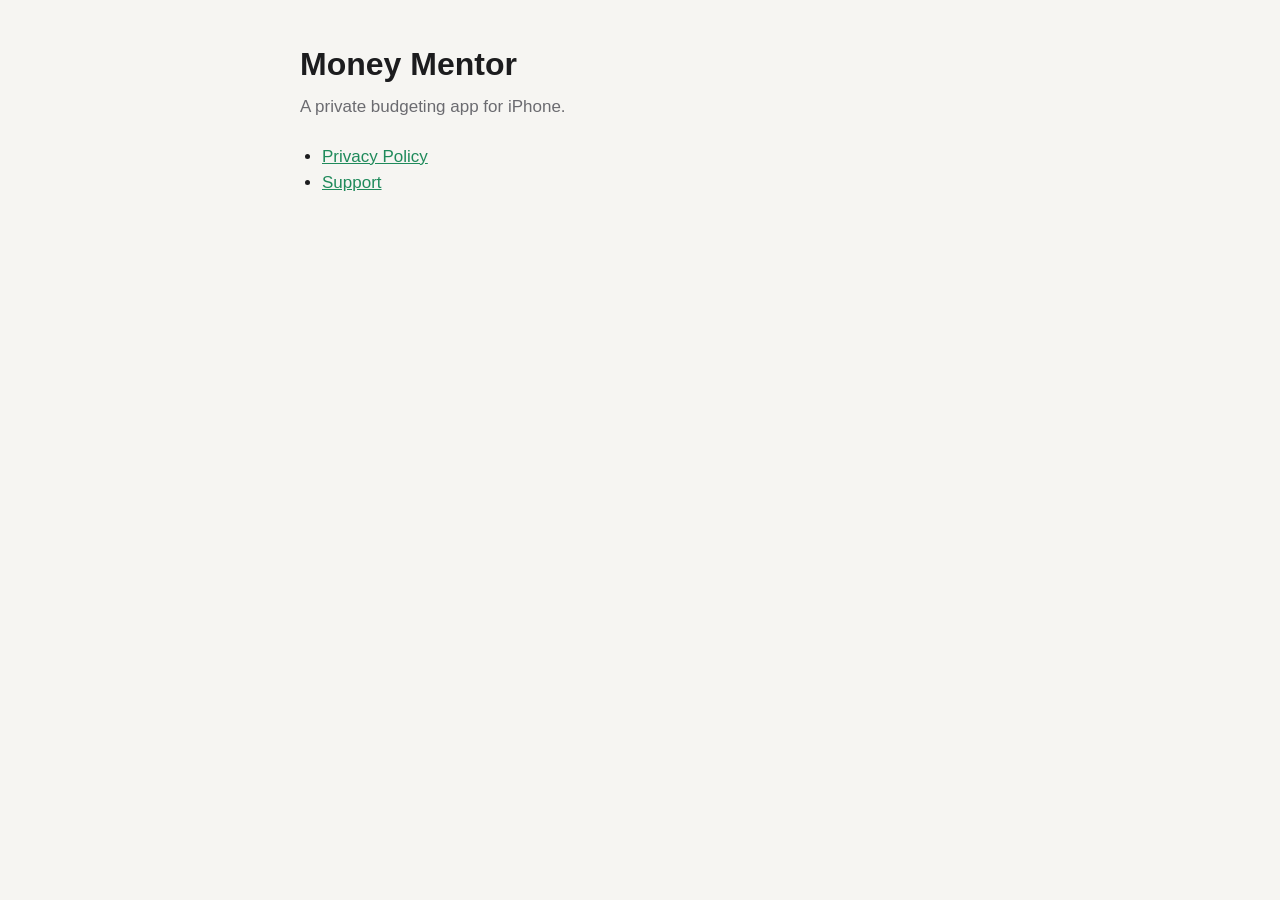
<file: index.html>
<!doctype html>
<html lang="en">
<head>
<meta charset="utf-8">
<meta name="viewport" content="width=device-width, initial-scale=1">
<title>Money Mentor</title>
<link rel="stylesheet" href="style.css">
</head>
<body>
<main>
<h1>Money Mentor</h1>
<p class="meta">A private budgeting app for iPhone.</p>
<ul>
  <li><a href="privacy.html">Privacy Policy</a></li>
  <li><a href="support.html">Support</a></li>
</ul>
</main>
</body>
</html>
</file>
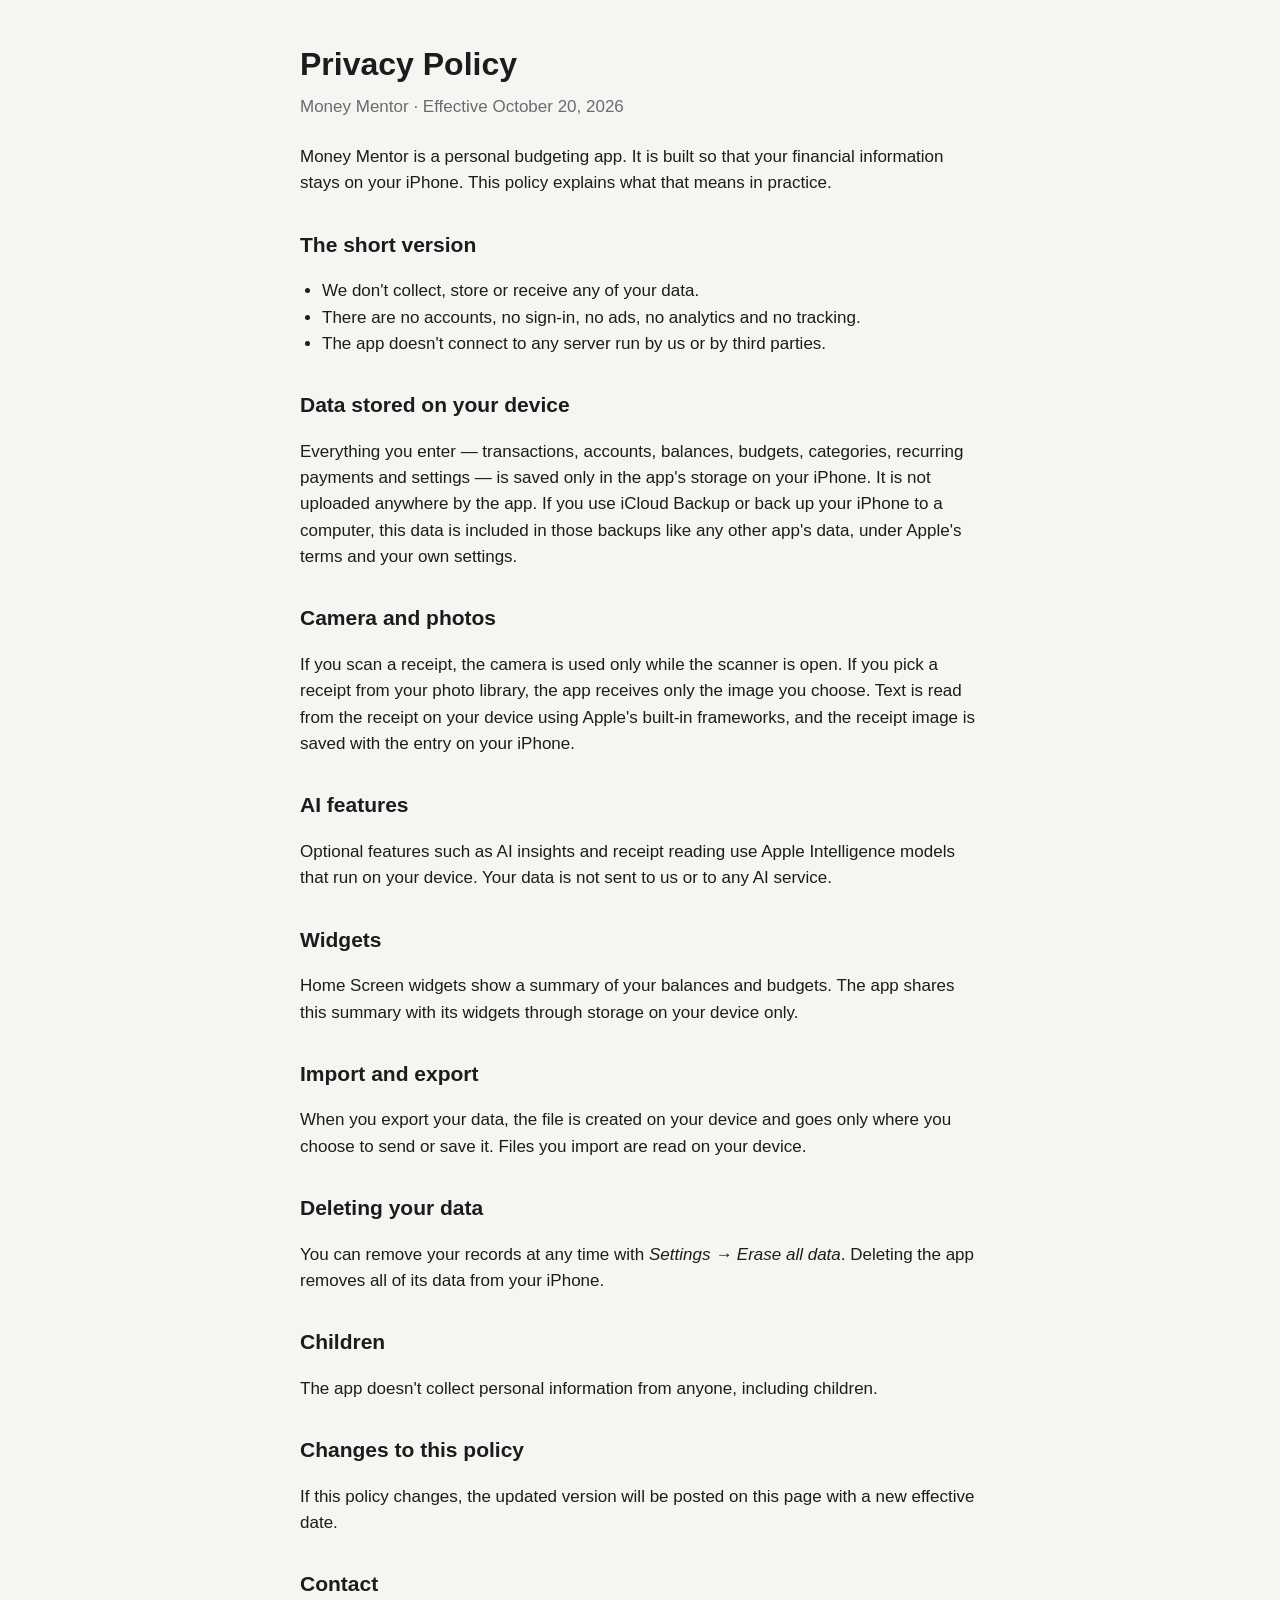
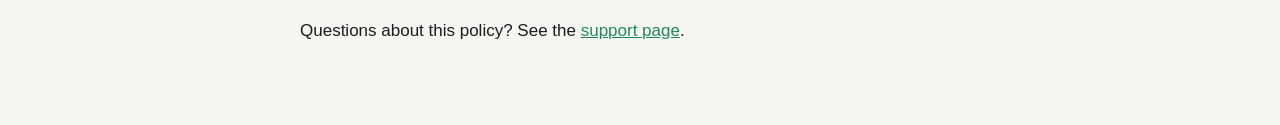
<file: privacy.html>
<!doctype html>
<html lang="en">
<head>
<meta charset="utf-8">
<meta name="viewport" content="width=device-width, initial-scale=1">
<title>Money Mentor – Privacy Policy</title>
<link rel="stylesheet" href="style.css">
</head>
<body>
<main>
<h1>Privacy Policy</h1>
<p class="meta">Money Mentor · Effective October 20, 2026</p>

<p>Money Mentor is a personal budgeting app. It is built so that your financial
information stays on your iPhone. This policy explains what that means in practice.</p>

<h2>The short version</h2>
<ul>
  <li>We don't collect, store or receive any of your data.</li>
  <li>There are no accounts, no sign-in, no ads, no analytics and no tracking.</li>
  <li>The app doesn't connect to any server run by us or by third parties.</li>
</ul>

<h2>Data stored on your device</h2>
<p>Everything you enter — transactions, accounts, balances, budgets, categories,
recurring payments and settings — is saved only in the app's storage on your iPhone.
It is not uploaded anywhere by the app. If you use iCloud Backup or back up your
iPhone to a computer, this data is included in those backups like any other app's
data, under Apple's terms and your own settings.</p>

<h2>Camera and photos</h2>
<p>If you scan a receipt, the camera is used only while the scanner is open. If you
pick a receipt from your photo library, the app receives only the image you choose.
Text is read from the receipt on your device using Apple's built-in frameworks, and
the receipt image is saved with the entry on your iPhone.</p>

<h2>AI features</h2>
<p>Optional features such as AI insights and receipt reading use Apple Intelligence
models that run on your device. Your data is not sent to us or to any AI service.</p>

<h2>Widgets</h2>
<p>Home Screen widgets show a summary of your balances and budgets. The app shares
this summary with its widgets through storage on your device only.</p>

<h2>Import and export</h2>
<p>When you export your data, the file is created on your device and goes only where
you choose to send or save it. Files you import are read on your device.</p>

<h2>Deleting your data</h2>
<p>You can remove your records at any time with <em>Settings → Erase all data</em>.
Deleting the app removes all of its data from your iPhone.</p>

<h2>Children</h2>
<p>The app doesn't collect personal information from anyone, including children.</p>

<h2>Changes to this policy</h2>
<p>If this policy changes, the updated version will be posted on this page with a new
effective date.</p>

<h2>Contact</h2>
<p>Questions about this policy? See the <a href="support.html">support page</a>.</p>
</main>
</body>
</html>
</file>
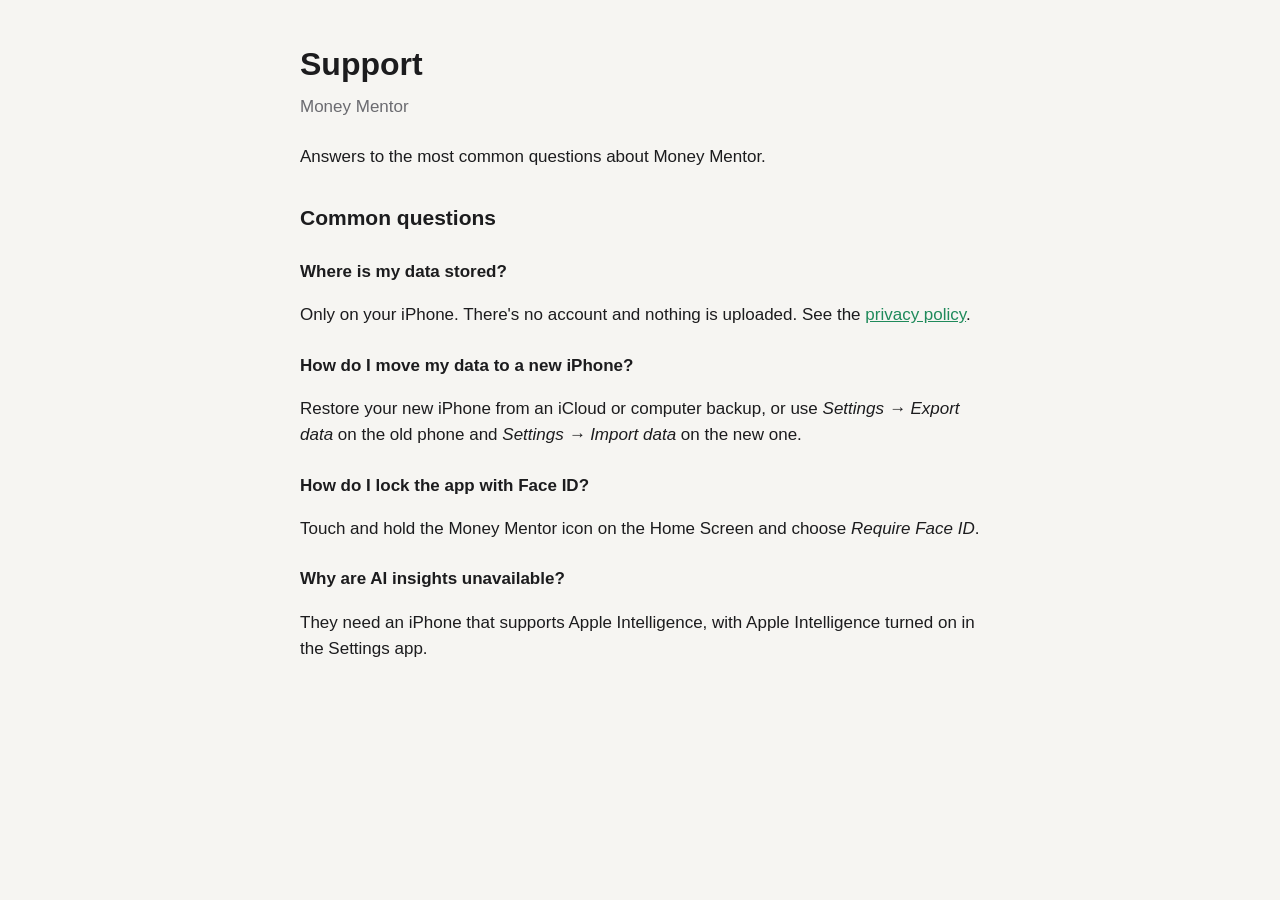
<file: support.html>
<!doctype html>
<html lang="en">
<head>
<meta charset="utf-8">
<meta name="viewport" content="width=device-width, initial-scale=1">
<title>Money Mentor – Support</title>
<link rel="stylesheet" href="style.css">
</head>
<body>
<main>
<h1>Support</h1>
<p class="meta">Money Mentor</p>

<!-- TODO: add the support email address here once it exists. -->
<p>Answers to the most common questions about Money Mentor.</p>

<h2>Common questions</h2>

<h3>Where is my data stored?</h3>
<p>Only on your iPhone. There's no account and nothing is uploaded. See the
<a href="privacy.html">privacy policy</a>.</p>

<h3>How do I move my data to a new iPhone?</h3>
<p>Restore your new iPhone from an iCloud or computer backup, or use
<em>Settings → Export data</em> on the old phone and <em>Settings → Import data</em>
on the new one.</p>

<h3>How do I lock the app with Face ID?</h3>
<p>Touch and hold the Money Mentor icon on the Home Screen and choose
<em>Require Face ID</em>.</p>

<h3>Why are AI insights unavailable?</h3>
<p>They need an iPhone that supports Apple Intelligence, with Apple Intelligence
turned on in the Settings app.</p>
</main>
</body>
</html>
</file>
<file: style.css>
:root {
  --bg: #f6f5f2;
  --text: #1c1c1e;
  --sub: #6b6b70;
  --accent: #1f8a5b;
  color-scheme: light dark;
}
@media (prefers-color-scheme: dark) {
  :root {
    --bg: #111113;
    --text: #f2f2f4;
    --sub: #9a9aa0;
    --accent: #3ccf8e;
  }
}
body {
  margin: 0;
  background: var(--bg);
  color: var(--text);
  font: 17px/1.55 -apple-system, BlinkMacSystemFont, "Segoe UI", sans-serif;
}
main {
  max-width: 680px;
  margin: 0 auto;
  padding: 40px 16px 64px;
}
h1 { font-size: 32px; margin: 0 0 4px; }
h2 { font-size: 21px; margin: 32px 0 8px; }
h3 { font-size: 17px; margin: 24px 0 4px; }
.meta { color: var(--sub); margin: 0 0 24px; }
a { color: var(--accent); }
ul { padding-left: 22px; }
</file>
